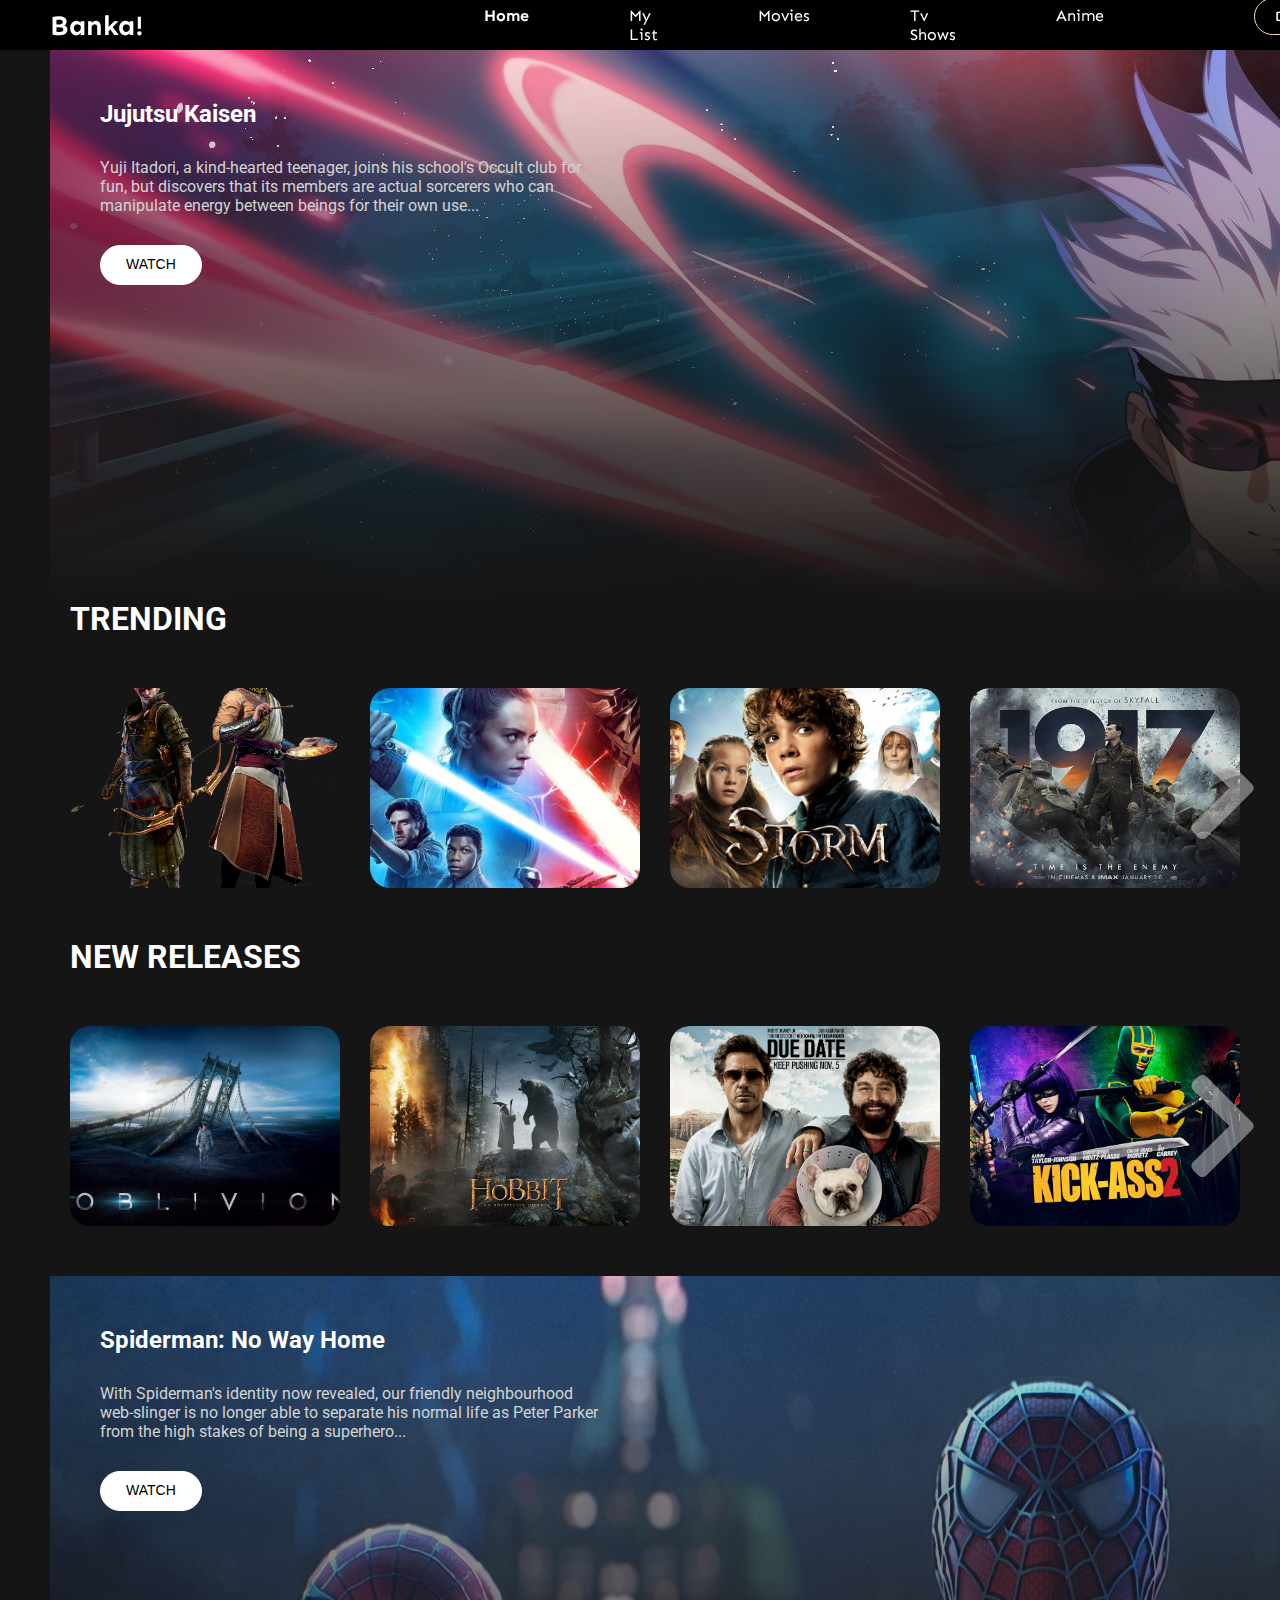
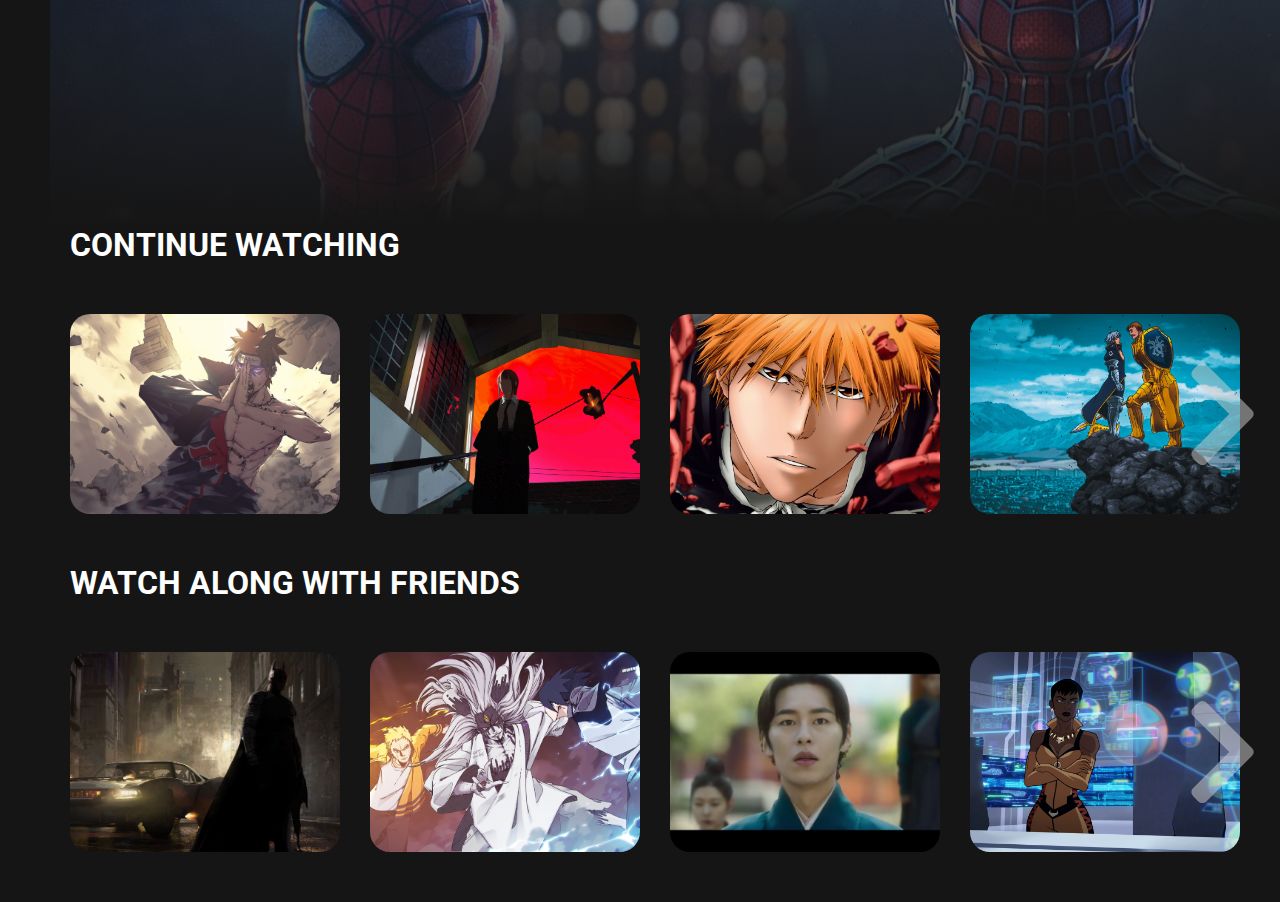
<file: index.html>
<html lang="en">

<head>
    <meta charset="UTF-8">
    <meta http-equiv="X-UA-Compatible" content="IE=edge">
    <meta name="viewport" content="width=device-width, initial-scale=1.0">
    <link rel="stylesheet" href="style.css">
    <link
        href="https://fonts.googleapis.com/css2?family=Roboto:wght@100;300;400;500;700;900&family=Sen:wght@400;700;800&display=swap"
        rel="stylesheet">
    <link rel="stylesheet" href="https://cdnjs.cloudflare.com/ajax/libs/font-awesome/5.15.2/css/all.min.css">
    <title>Banka!.com</title>
</head>

<body>
    <div class="navbar">
        <div class="navbar-container">
            <div class="logo-container">
                <h1 class="logo">Banka!</h1>
            </div>
            <div class="menu-container">
                <ul class="menu-list">
                    <li class="menu-list-item active">Home</li>
                    <li class="menu-list-item">My List</li>
                    <li class="menu-list-item">Movies</li>
                    <li class="menu-list-item">Tv Shows</li>
                    <li class="menu-list-item">Anime</li>
                    <li class="btn"><a href="#">Downloads</a></li>

                </ul>
            </div>
            <div class="profile-container">
                <img class="profile-picture" src="img/profile2.jpg" alt="">
                <div class="profile-text-container">
                    <span class="profile-text">Profile</span>
                    <i class="fas fa-caret-down"></i>
                </div>
                <div class="toggle">
                    <i class="fas fa-moon toggle-icon"></i>
                    <i class="fas fa-sun toggle-icon"></i>
                    <div class="toggle-ball"></div>
                </div>
            </div>
        </div>
    </div>
    <!-- <div class="sidebar">
        <i class="left-menu-icon fas fa-search"></i>
        <i class="left-menu-icon fas fa-home"></i>
        <i class="left-menu-icon fas fa-users"></i>
        <i class="left-menu-icon fas fa-bookmark"></i>
        <i class="left-menu-icon fas fa-tv"></i>
        <i class="left-menu-icon fas fa-hourglass-start"></i>
        <i class="left-menu-icon fas fa-shopping-cart"></i>
    </div> -->
    <div class="container">
        <div class="content-container">
            <div class="featured-content"
                style="background: linear-gradient(to bottom, rgba(0,0,0,0), #151515), url('img/jjk.jpg');">
                <h2>Jujutsu Kaisen</h2>
                <p class="featured-desc">Yuji Itadori, a kind-hearted teenager, joins his school's Occult club for fun, but discovers that its members are actual sorcerers who can manipulate energy between beings for their own use...</p>
                <button class="featured-button">WATCH</button>
            </div>
            <div class="movie-list-container">
                <h1 class="movie-list-title">TRENDING</h1>
                <div class="movie-list-wrapper">
                    <div class="movie-list">
                        <div class="movie-list-item">
                            <img class="movie-list-item-img" src="img/kisspng-the-witcher-2-assassins-of-kings-the-witcher-3-w-elf-5acefd520bac78.7841324715235147060478.png" alt="">
                            <span class="movie-list-item-title"><a href="./Streaming Platform/index.html">Altair's Chronicles</a></span>
                            <!-- <p class="movie-list-item-desc">Lorem ipsum dolor sit amet consectetur adipisicing elit. At
                                hic fugit similique accusantium.</p> -->
                            <button class="movie-list-item-button">Watch</button>
                        </div>
                        <div class="movie-list-item">
                            <img class="movie-list-item-img" src="img/2.jpeg" alt="">
                            <span class="movie-list-item-title">Star Wars</span>
                            <!-- <p class="movie-list-item-desc">Lorem ipsum dolor sit amet consectetur adipisicing elit. At
                                hic fugit similique accusantium.</p> -->
                            <button class="movie-list-item-button">Watch</button>
                        </div>
                        <div class="movie-list-item">
                            <img class="movie-list-item-img" src="img/3.jpg" alt="">
                            <span class="movie-list-item-title">Storm</span>
                            <!-- <p class="movie-list-item-desc">Lorem ipsum dolor sit amet consectetur adipisicing elit. At
                                hic fugit similique accusantium.</p> -->
                            <button class="movie-list-item-button">Watch</button>
                        </div>
                        <div class="movie-list-item">
                            <img class="movie-list-item-img" src="img/4.jpg" alt="">
                            <span class="movie-list-item-title">1917</span>
                            <!-- <p class="movie-list-item-desc">Lorem ipsum dolor sit amet consectetur adipisicing elit. At
                                hic fugit similique accusantium.</p> -->
                            <button class="movie-list-item-button">Watch</button>
                        </div>
                        <div class="movie-list-item">
                            <img class="movie-list-item-img" src="img/5.jpg" alt="">
                            <span class="movie-list-item-title">Avengers</span>
                            <!-- <p class="movie-list-item-desc">Lorem ipsum dolor sit amet consectetur adipisicing elit. At
                                hic fugit similique accusantium.</p> -->
                            <button class="movie-list-item-button">Watch</button>
                        </div>
                        <div class="movie-list-item">
                            <img class="movie-list-item-img" src="img/6.jpg" alt="">
                            <span class="movie-list-item-title">Rampage</span>
                            <!-- <p class="movie-list-item-desc">Lorem ipsum dolor sit amet consectetur adipisicing elit. At
                                hic fugit similique accusantium.</p> -->
                            <button class="movie-list-item-button">Watch</button>
                        </div>
                        <div class="movie-list-item">
                            <img class="movie-list-item-img" src="img/7.jpg" alt="">
                            <span class="movie-list-item-title">Ender's game</span>
                            <!-- <p class="movie-list-item-desc">Lorem ipsum dolor sit amet consectetur adipisicing elit. At
                                hic fugit similique accusantium.</p> -->
                            <button class="movie-list-item-button">Watch</button>
                        </div>
                    </div>
                    <i class="fas fa-chevron-right arrow"></i>
                </div>
            </div>
            <div class="movie-list-container">
                <h1 class="movie-list-title">NEW RELEASES</h1>
                <div class="movie-list-wrapper">
                    <div class="movie-list">
                        <div class="movie-list-item">
                            <img class="movie-list-item-img" src="img/8.jpg" alt="">
                            <span class="movie-list-item-title">Oblivion</span>
                            <!-- <p class="movie-list-item-desc">Lorem ipsum dolor sit amet consectetur adipisicing elit. At
                                hic fugit similique accusantium.</p> -->
                            <button class="movie-list-item-button">Watch</button>
                        </div>
                        <div class="movie-list-item">
                            <img class="movie-list-item-img" src="img/9.jpg" alt="">
                            <span class="movie-list-item-title">Hobbit</span>
                            <!-- <p class="movie-list-item-desc">Lorem ipsum dolor sit amet consectetur adipisicing elit. At
                                hic fugit similique accusantium.</p> -->
                            <button class="movie-list-item-button">Watch</button>
                        </div>
                        <div class="movie-list-item">
                            <img class="movie-list-item-img" src="img/10.jpg" alt="">
                            <span class="movie-list-item-title">Due date</span>
                            <!-- <p class="movie-list-item-desc">Lorem ipsum dolor sit amet consectetur adipisicing elit. At
                                hic fugit similique accusantium.</p> -->
                            <button class="movie-list-item-button">Watch</button>
                        </div>
                        <div class="movie-list-item">
                            <img class="movie-list-item-img" src="img/11.jpg" alt="">
                            <span class="movie-list-item-title">Kick-Ass 2</span>
                            <!-- <p class="movie-list-item-desc">Lorem ipsum dolor sit amet consectetur adipisicing elit. At
                                hic fugit similique accusantium.</p> -->
                            <button class="movie-list-item-button">Watch</button>
                        </div>
                        <div class="movie-list-item">
                            <img class="movie-list-item-img" src="img/12.jpg" alt="">
                            <span class="movie-list-item-title">The Emoji Movie</span>
                            <!-- <p class="movie-list-item-desc">Lorem ipsum dolor sit amet consectetur adipisicing elit. At
                                hic fugit similique accusantium.</p> -->
                            <button class="movie-list-item-button">Watch</button>
                        </div>
                        <div class="movie-list-item">
                            <img class="movie-list-item-img" src="img/doctorstrange.jpg" alt="">
                            <span class="movie-list-item-title">Doctor Strange</span>
                            <!-- <p class="movie-list-item-desc">Lorem ipsum dolor sit amet consectetur adipisicing elit. At
                                hic fugit similique accusantium.</p> -->
                            <button class="movie-list-item-button">Watch</button>
                        </div>
                        <div class="movie-list-item">
                            <img class="movie-list-item-img" src="img/wonderwoman.jpg" alt="">
                            <span class="movie-list-item-title">Wonder-Woman</span>
                            <!-- <p class="movie-list-item-desc">Lorem ipsum dolor sit amet consectetur adipisicing elit. At
                                hic fugit similique accusantium.</p> -->
                            <button class="movie-list-item-button">Watch</button>
                        </div>
                    </div>
                    <i class="fas fa-chevron-right arrow"></i>
                </div>
            </div>
            <div class="featured-content"
                style="background: linear-gradient(to bottom, rgba(0,0,0,0), #151515), url('img/nwh.jpg');">
                <h2>Spiderman: No Way Home</h2>
                <p class="featured-desc">With Spiderman's identity now revealed, our friendly neighbourhood web-slinger is no longer able to separate his normal life as Peter Parker from the high stakes of being a superhero...</p>
                <button class="featured-button">WATCH</button>
            </div>
            <div class="movie-list-container">
                <h1 class="movie-list-title">CONTINUE WATCHING</h1>
                <div class="movie-list-wrapper">
                    <div class="movie-list">
                        <div class="movie-list-item">
                            <img class="movie-list-item-img" src="img/naruto.jpg" alt="">
                            <span class="movie-list-item-title">Naruto Shippuden</span>
                            <!-- <p class="movie-list-item-desc">Lorem ipsum dolor sit amet consectetur adipisicing elit. At
                                hic fugit similique accusantium.</p> -->
                            <button class="movie-list-item-button">Watch</button>
                        </div>
                        <div class="movie-list-item">
                            <img class="movie-list-item-img" src="img/csm.jpg" alt="">
                            <span class="movie-list-item-title">Chainsaw man</span>
                            <!-- <p class="movie-list-item-desc">Lorem ipsum dolor sit amet consectetur adipisicing elit. At
                                hic fugit similique accusantium.</p> -->
                            <button class="movie-list-item-button">Watch</button>
                        </div>
                        <div class="movie-list-item">
                            <img class="movie-list-item-img" src="img/bleach.jpg" alt="">
                            <span class="movie-list-item-title">Bleach</span>
                            <!-- <p class="movie-list-item-desc">Lorem ipsum dolor sit amet consectetur adipisicing elit. At
                                hic fugit similique accusantium.</p> -->
                            <button class="movie-list-item-button">Watch</button>
                        </div>
                        <div class="movie-list-item">
                            <img class="movie-list-item-img" src="img/sds.jpg" alt="">
                            <span class="movie-list-item-title">Seven Deadly Sins</span>
                            <!-- <p class="movie-list-item-desc">Lorem ipsum dolor sit amet consectetur adipisicing elit. At
                                hic fugit similique accusantium.</p> -->
                            <button class="movie-list-item-button">Watch</button>
                        </div>
                        
                    </div>
                    <i class="fas fa-chevron-right arrow"></i>
                </div>
            </div>
            <div class="movie-list-container">
                <h1 class="movie-list-title">WATCH ALONG WITH FRIENDS</h1>
                <div class="movie-list-wrapper">
                    <div class="movie-list">
                        <div class="movie-list-item">
                            <img class="movie-list-item-img" src="img/bat.jpg" alt="">
                            <span class="movie-list-item-title">The Batman</span>
                            <!-- <p class="movie-list-item-desc">Lorem ipsum dolor sit amet consectetur adipisicing elit. At
                                hic fugit similique accusantium.</p> -->
                            <button class="movie-list-item-button">Watch</button>
                        </div>
                        <div class="movie-list-item">
                            <img class="movie-list-item-img" src="img/boruto.jpg" alt="">
                            <span class="movie-list-item-title">Boruto</span>
                            <!-- <p class="movie-list-item-desc">Lorem ipsum dolor sit amet consectetur adipisicing elit. At
                                hic fugit similique accusantium.</p> -->
                            <button class="movie-list-item-button">Watch</button>
                        </div>
                        <div class="movie-list-item">
                            <img class="movie-list-item-img" src="img/alchemy.png" alt="">
                            <span class="movie-list-item-title">Alchemy of Souls</span>
                            <!-- <p class="movie-list-item-desc">Lorem ipsum dolor sit amet consectetur adipisicing elit. At
                                hic fugit similique accusantium.</p> -->
                            <button class="movie-list-item-button">Watch</button>
                        </div>
                        <div class="movie-list-item">
                            <img class="movie-list-item-img" src="img/Jl.png" alt="">
                            <span class="movie-list-item-title">Green Lantern: Beware my Power</span>
                            <!-- <p class="movie-list-item-desc">Lorem ipsum dolor sit amet consectetur adipisicing elit. At
                                hic fugit similique accusantium.</p> -->
                            <button class="movie-list-item-button">Watch</button>
                        </div>
                        <div class="movie-list-item">
                            <img class="movie-list-item-img" src="img/doompatrol.png" alt="">
                            <span class="movie-list-item-title">Doom Patrol</span>
                            <!-- <p class="movie-list-item-desc">Lorem ipsum dolor sit amet consectetur adipisicing elit. At
                                hic fugit similique accusantium.</p> -->
                            <button class="movie-list-item-button">Watch</button>
                        </div>
                        
                    </div>
                    <i class="fas fa-chevron-right arrow"></i>
                </div>
            </div>
        </div>
    </div>
    <script src="app.js"></script>
</body>

</html>
</file>
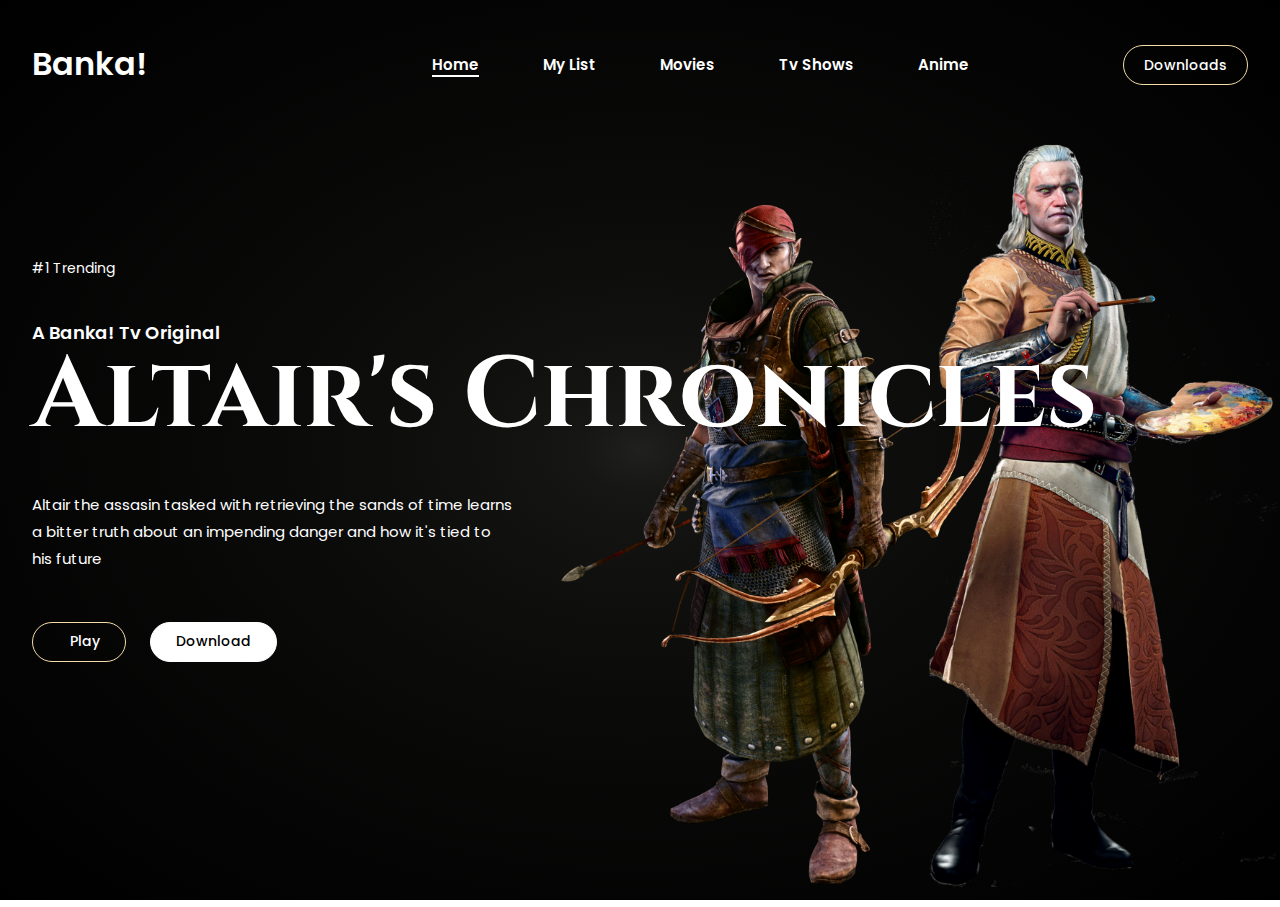
<file: Streaming Platform/index.html>
<!DOCTYPE html>
<html lang="en">
<head>
    <meta charset="UTF-8">
    <meta http-equiv="X-UA-Compatible" content="IE=edge">
    <meta name="viewport" content="width=device-width, initial-scale=1.0">
    <title>Banka! Network</title>
    <link rel="stylesheet" href="style.css">
    <link rel="preconnect" href="https://fonts.googleapis.com">
    <link rel="preconnect" href="https://fonts.gstatic.com" crossorigin>
    <link href="https://fonts.googleapis.com/css2?family=Permanent+Marker&family=Poppins:wght@100;200;300;400;500;600;700;900&display=swap" rel="stylesheet">
    <link rel="preconnect" href="https://fonts.googleapis.com">
    <link rel="preconnect" href="https://fonts.gstatic.com" crossorigin>
    <link href="https://fonts.googleapis.com/css2?family=Cinzel&display=swap" rel="stylesheet">
    <link rel="stylesheet" href="https://cdnjs.cloudflare.com/ajax/libs/font-awesome/6.1.2/css/all.min.css" integrity="sha512-1sCRPdkRXhBV2PBLUdRb4tMg1w2YPf37qatUFeS7zlBy7jJI8Lf4VHwWfZZfpXtYSLy85pkm9GaYVYMfw5BC1A==" crossorigin="anonymous" referrerpolicy="no-referrer" />

</head>
<body>
    <section class="hero">
        <div class="main-width">
            <header>
                <div class="logo">
                    <h2><a href="#">Banka!</a></h2>
                </div>

                <nav>
                    <ul>
                        <li class="active"><a href="#">Home</a></li>
                        <li><a href="index2.html">My List</a></li>
                        <li><a href="#">Movies</a></li>
                        <li><a href="#">Tv Shows</a></li>
                        <li><a href="#">Anime</a></li>
                        <li class="btn"><a href="#">Downloads</a></li>
                    </ul>
                </nav>
            </header>
            <div class="content">
                <div class="main-text">
                 <h6>#1 Trending</h6>
                 <h3>A Banka! Tv Original </h3>
                 <h1>Altair's Chronicles</h1>
                 <p>Altair the assasin tasked with retrieving the sands of time learns a bitter truth about an impending danger and how it's tied to his future</p>
                 <a href="#" class="cta"><i class="fa-solid fa-play"></i> Play</a>
                 <a href="#">Download</a>
                </div>

                <div class="image">
                    <img src="images/kisspng-the-witcher-2-assassins-of-kings-the-witcher-3-w-elf-5acefd520bac78.7841324715235147060478.png" alt="">
                </div>
            </div>
        </div>
    </section>
</body>
</html>
</file>
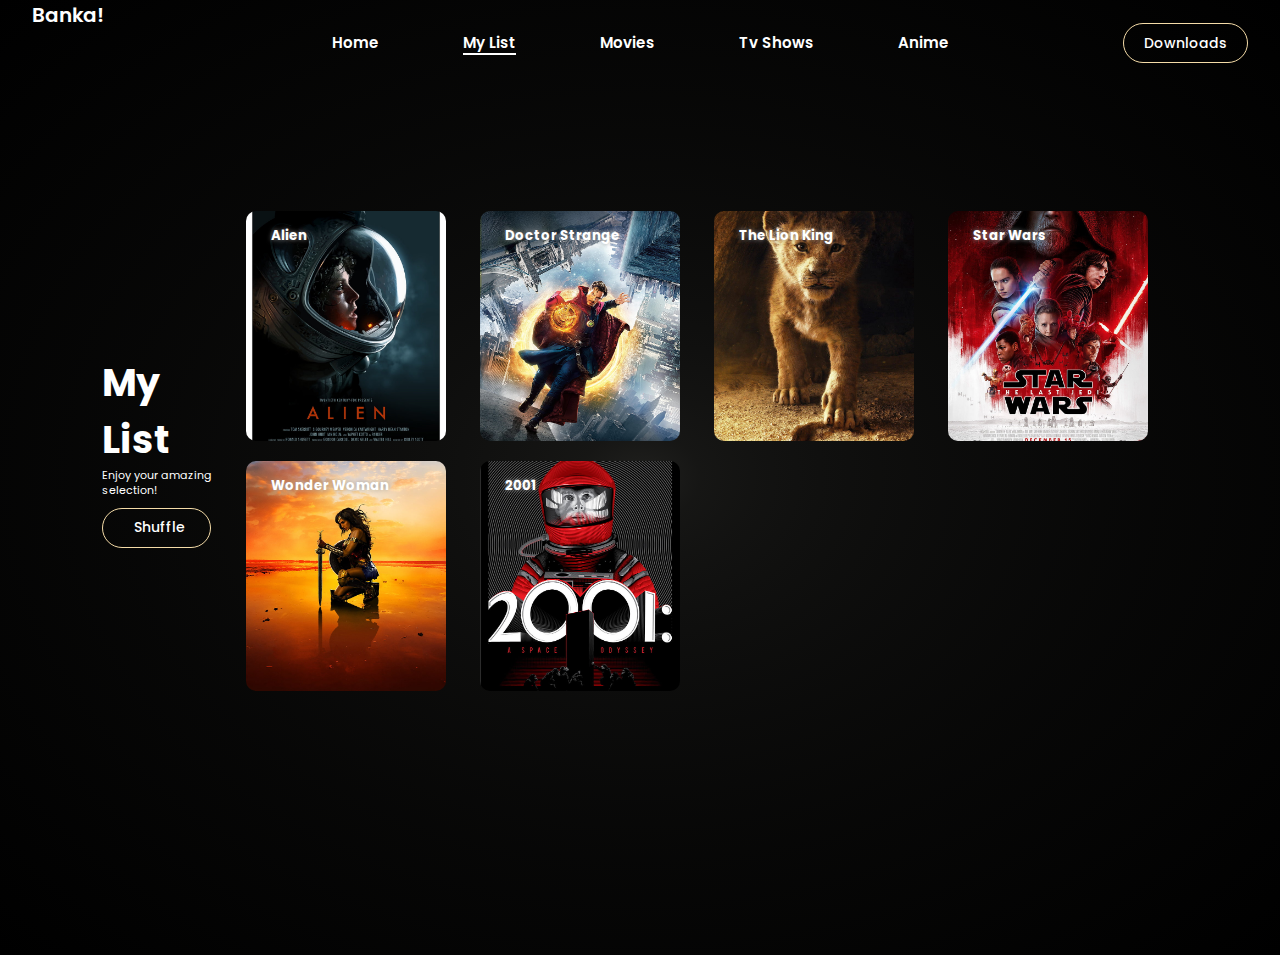
<file: Streaming Platform/index2.html>
<!DOCTYPE html>
<html lang="en">
<head>
    <meta charset="UTF-8">
    <meta http-equiv="X-UA-Compatible" content="IE=edge">
    <meta name="viewport" content="width=device-width, initial-scale=1.0">
    <title>My List</title>
    <link rel="stylesheet" href="style2.css">
    <link rel="stylesheet" href="style.css">
    <link rel="preconnect" href="https://fonts.googleapis.com">
    <link rel="preconnect" href="https://fonts.gstatic.com" crossorigin>
    <link href="https://fonts.googleapis.com/css2?family=Permanent+Marker&family=Poppins:wght@100;200;300;400;500;600;700;900&display=swap" rel="stylesheet">
    <link rel="preconnect" href="https://fonts.googleapis.com">
    <link rel="preconnect" href="https://fonts.gstatic.com" crossorigin>
    <link href="https://fonts.googleapis.com/css2?family=Cinzel&display=swap" rel="stylesheet">
    <link rel="stylesheet" href="https://cdnjs.cloudflare.com/ajax/libs/font-awesome/6.1.2/css/all.min.css" integrity="sha512-1sCRPdkRXhBV2PBLUdRb4tMg1w2YPf37qatUFeS7zlBy7jJI8Lf4VHwWfZZfpXtYSLy85pkm9GaYVYMfw5BC1A==" crossorigin="anonymous" referrerpolicy="no-referrer" />

</head>
<body>
    <section>
        <div class="main-width">
            <header>
                <div class="logo">
                    <h2><a href="#">Banka!</a></h2>
                </div>
                <nav>
                    <ul>
                        <li><a href="#">Home</a></li>
                        <li class="active"><a href="#">My List</a></li>
                        <li><a href="#">Movies</a></li>
                        <li><a href="#">Tv Shows</a></li>
                        <li><a href="#">Anime</a></li>
                        <li class="btn"><a href="#">Downloads</a></li>
                    </ul>
               </nav>
            </header>   
        </div>
        <div class="container">
            <div class="row">
                <div class="col">
                    <h3>My List</h3>
                    <p>Enjoy your amazing selection!</p>
                    <a href="#" class="cta"><i class="fa-solid fa-shuffle"></i> Shuffle</i></a>
                </div>
                <div class="col">
                    <div class="card card1">
                        <h5>Alien</h5>
                    </div>
                    <div class="card card2">
                        <h5>Doctor Strange</h5>
                    </div>
                    <div class="card card3">
                        <h5>The Lion King</h5>
                    </div>
                    <div class="card card4">
                        <h5>Star Wars</h5>
                    </div>
                    <div class="card card5">
                        <h5>Wonder Woman</h5>
                    </div>
                    <div class="card card6">
                        <h5>2001</h5>
                    </div>
                </div>
            </div>
        </div>
    </body>
</section>
</html>
</file>
<file: style.css>
* {
  margin: 0;
}

body {
  font-family: "Roboto", sans-serif;
}

.navbar {
  width: 100%;
  height: 50px;
  background-color: black;
  position: sticky;
  top: 0;
}

.navbar-container {
  display: flex;
  align-items: center;
  padding: 0 50px;
  height: 100%;
  color: white;
  font-family: "Sen", sans-serif;
}

.logo-container {
  flex: 1;
}

.logo {
  font-size: 28px;
  color: #fff;
}

.menu-container {
  flex: 6;
}

.menu-list {
  display: flex;
  list-style: none;
  margin-left: 200px;
}

.menu-list-item {
  margin-left: 100px;
}

.menu-list-item.active {
  font-weight: bold;
}
.profile-container {
  flex: 2;
  display: flex;
  align-items: center;
  justify-content: flex-end;
}

.profile-text-container {
  margin: 0 20px;
}

.profile-picture {
  width: 32px;
  height: 32px;
  border-radius: 50%;
  object-fit: cover;
}

.toggle {
  width: 40px;
  height: 20px;
  background-color: white;
  border-radius: 30px;
  display: flex;
  align-items: center;
  justify-content: space-around;
  position: relative;
}

.toggle-icon {
  color: goldenrod;
}

.toggle-ball {
  width: 18px;
  height: 18px;
  background-color: black;
  position: absolute;
  right: 1px;
  border-radius: 50%;
  cursor: pointer;
  transition: 1s ease all;
}

/* .sidebar {
  width: 50px;
  height: 100%;
  background-color: black;
  position: fixed;
  top: 0;
  display: flex;
  flex-direction: column;
  align-items: center;
  padding-top: 60px;
} */

/* .left-menu-icon {
  color: white;
  font-size: 20px;
  margin-bottom: 40px;
} */

.container {
  background-color: #151515;
  min-height: calc(100vh - 50px);
  color: white;
}

.content-container {
  margin-left: 50px;
}

.featured-content {
  height: 50vh;
  padding: 50px;
}

.featured-title {
  width: 200px;
}

.featured-desc {
  width: 500px;
  color: lightgray;
  margin: 30px 0;
}

.featured-button{
    display: inline-block;
    text-decoration: none;
    color: black;
    background: white;
    border: 1px solid white;
    padding: 9px 25px;
    line-height: 1.4;
    border-radius: 30px;
    font-size: 14px;
    font-weight: 500;
}
.featured-button:hover{
    transform: scale(1.2);
    border: 1px solid #f5dca8;
    background: transparent;
    color: white;
    transition: .4s;
}

.movie-list-container {
  padding: 0 20px;
}

.movie-list-wrapper {
  position: relative;
  overflow: hidden;
}

.movie-list {
  display: flex;
  align-items: center;
  height: 300px;
  transform: translateX(0);
  transition: all 1s ease-in-out;
}

.movie-list-item {
  margin-right: 30px;
  position: relative;
}

.movie-list-item:hover .movie-list-item-img {
  transform: scale(1.2);
  margin: 0 30px;
  opacity: 0.5;
}

.movie-list-item:hover .movie-list-item-title,
.movie-list-item:hover .movie-list-item-desc,
.movie-list-item:hover .movie-list-item-button {
  opacity: 1;
}

.movie-list-item-img {
  transition: all 1s ease-in-out;
  width: 270px;
  height: 200px;
  object-fit: cover;
  border-radius: 20px;
}

.movie-list-item-title {
  background-color: #333;
  background: transparent;
  padding: 0 10px;
  font-size: 32px;
  font-weight: bold;
  position: absolute;
  top: 10%;
  left: 50px;
  opacity: 0;
  transition: 1s all ease-in-out;
}
.movie-list-item-title a{
  text-decoration: none;
  color: #fff;
}

.movie-list-item-desc {
  background-color: #333;
  padding: 10px;
  font-size: 14px;
  position: absolute;
  top: 30%;
  left: 50px;
  width: 230px;
  opacity: 0;
  transition: 1s all ease-in-out;
}

.movie-list-item-button {
  padding: 10px;
  background-color: #4dbf00;
  color: white;
  border-radius: 10px;
  outline: none;
  border: none;
  cursor: pointer;
  position: absolute;
  bottom: 20px;
  left: 50px;
  opacity: 0;
  transition: 1s all ease-in-out;
}

.arrow {
  font-size: 120px;
  position: absolute;
  top: 90px;
  right: 0;
  color: lightgray;
  opacity: 0.5;
  cursor: pointer;
}

.container.active {
  background-color: white;
}

.movie-list-title.active {
  color: black;
}

.navbar-container.active {
  background-color: white;

  color: black;
}

.sidebar.active{
    background-color: white;
}

.left-menu-icon.active{
    color: black;
}

.toggle.active{
    background-color: black;
}

.toggle-ball.active{
    background-color: white;
    transform: translateX(-20px);
}

@media only screen and (max-width: 940px){
    .menu-container{
        display: none;
    }
}
ul li.btn a{
  background: transparent;
  color: white;
  border: 1px solid #f5dca8;
  padding: 9px 20px;
  border-radius: 30px;
  line-height: 1.4;
  font-size: 14px;
  font-weight: 500;
  margin-left: 150px;
  text-decoration: none;
}
ul li.btn:hover a{
  border: 1px solid white;
  color: black;
  background: white;
  transition: .4s;
}
</file>
<file: Streaming Platform/style.css>
*{
    padding: 0;
    margin: 0;
    box-sizing: border-box;
    font-family: 'Poppins', sans-serif;
}
body{
    overflow-x: hidden;
}
.main-width{
    width: 1400px;
    max-width: 95%;
    margin: 0 auto;
}
.hero{
    height: 100%;
    width: 100%;
    min-height: 100vh;
    background: radial-gradient(#20201e,20%, #000000);
    position: relative;
}
.hero header .logo h2 a{
    display: block;
    font-size: 32px;
    font-weight: 600;
    text-decoration: none;
    color: white;
}
.hero header{
    display: flex;
    align-items: center;
    justify-content: space-between;
    padding: 40px 0 30px;
}
nav ul li{
    list-style: none;
    display: inline-block;
}
nav ul li a{
    text-decoration: none;
    color: white;
    margin-left: 60px;
    font-size: 15px;
    font-weight: 600;
    border-bottom: 2px solid transparent;
    transition: .4s;
}
nav ul li:not(:last-child) a:hover,
nav ul li:not(:last-child) a:focus{
    border-bottom: 2px solid white;
}
nav ul li.active a{
    border-bottom: 2px solid white;
}
nav ul li.btn a{
    background: transparent;
    color: white;
    border: 1px solid #f5dca8;
    padding: 9px 20px;
    border-radius: 30px;
    line-height: 1.4;
    font-size: 14px;
    font-weight: 500;
    margin-left: 150px;
}
nav ul li.btn:hover a{
    border: 1px solid white;
    color: black;
    background: white;
    transition: .4s;
}
.content{
    padding-top: 140px;
}
.content .main-text{
    position: relative;
    z-index: 2;
    margin-bottom: 50px;
}
.content .main-text h6{
    font-size: 14px;
    font-weight: 400;
    color: white;
    margin-bottom: 40px;
}
.content .main-text h1{
    font-size: 100px;
    line-height: 1;
    color: white;
    margin: 0px 0px 45px;
    font-family: 'Cinzel', serif;
}
.content .main-text h3{
    font-size: 18px;
    font-weight: 600;
    color: #fff;
}
.content .main-text p{
    max-width: 100%;
    width: 480px;
    color: white;
    line-height: 1.8;
    font-size: 15px;
    margin-bottom: 50px;
}
.content .main-text a{
    display: inline-block;
    text-decoration: none;
    color: black;
    background: white;
    border: 1px solid white;
    padding: 9px 25px;
    line-height: 1.4;
    border-radius: 30px;
    font-size: 14px;
    font-weight: 500;
}
.content .main-text a:hover{
    transform: scale(1.2);
    border: 1px solid #f5dca8;
    background: transparent;
    color: white;
    transition: .4s;
}
.content .main-text a.cta{
    border: 1px solid #f5dca8;
    color: white;
    background: transparent;
    margin-right: 20px;
}
.content .main-text a.cta i{
    margin-left: 12px;
}
.content .main-text a.cta:hover{
    color: black;
    background: white;
    border: 1px solid white;
    transition: .4s;
}
.image{
    position: absolute;
    width: 200%;
    height: 85%;
    bottom: 0;
    right: 0;
    text-align: right;
}
.image img{
    height: 100%;
}
</file>
<file: Streaming Platform/style2.css>
*{
    margin: 0;
    padding: 0;
    box-sizing: border-box;
    font-family: 'Poppins', sans-serif
}
section{
    background-position: center;
    background-size: cover;
    background: radial-gradient(#20201e,20%, #000000);
}
.container{
    width: 100%;
    height: 100vh;
    
    padding-left: 8%;
    padding-right: 8%;
    box-sizing: border-box;
}
.main-width{
    width: 1400px;
    max-width: 95%;
    margin: 0 auto;
    margin-bottom: 20px;
}
.hero{
    height: 100%;
    width: 100%;
    min-height: 100vh;
    background: radial-gradient(#20201e,20%, #000000);
    position: relative;
}
.logo h2 a{
    display: block;
    font-size: 20px;
    font-weight: 600;
    text-decoration: none;
    color: white;
    margin-right: 20px;
}
.hero header{
    display: flex;
    align-items: center;
    justify-content: space-between;
    padding: 40px 0 30px;
}

.navbar{
    height: 12%;
    display: flex;
    align-items: center;
}
.menu-icon{
    width: 30px;
    cursor: pointer;
    margin-left: 40px;
}
nav{
    flex: 1;
    text-align: right;
}
nav ul li{
    list-style: none;
    display: inline-block;
    margin-left: 20px;
}
nav ul li a{
    text-decoration: none;
    color: #fff;
    font-size: 13px;
}
.row{
    display: flex;
    height: 88%;
    align-items: center;
}
.col{
    flex-flow: 50%;
}
h3{
    color: #fff;
    font-size: 38px;
}
p{
    color: #fff;
    font-size: 11px;
    line-height: 15px;
}
/* button{
    width: 180px;
    color: #000;
    font-size: 12px;
    padding: 12px 0;
    background: #fff;
    border: 0;
    border-radius: 20px;
    outline: none;
    margin-top: 30px;
} */
.card{
    width: 200px;
    height: 230px;
    display: inline-block;
    border-radius: 10px;
    padding: 15px 25px;
    box-sizing: border-box;
    cursor: pointer;
    margin: 10px 15px;
    background-position: center;
    background-size: cover;
    transition: transform 0.5s;
}
.card1{
    background-image: url(images/alien.jpg);
}
.card2{
    background-image: url(images/doctorstrange.jpg);
}
.card3{
    background-image: url(images/lionking.jpg);
}
.card4{
    background-image: url(images/starwars.jpg);
}
.card5{
    background-image: url(images/wonderwoman.jpg);
}
.card6{
    background-image: url(images/2001.jpg);
}
.card:hover{
    transform: translateY(-10px);
}
h5{
   color: #fff;
   text-shadow: 0 0 5px #999; 
}
.card p{
    text-shadow: 0 0 15px #000;
    font-size: 8px;
}
.container .row .col a.cta{
    border: 1px solid #f5dca8;
    color: white;
    background: transparent;
    margin-right: 20px;
    margin-top: 10px;
    text-decoration: none;
}
.container .row .col a.cta i{
    margin-left: 6px;
    
}
.container .row .col a.cta:hover{
    color: black;
    background: white;
    border: 1px solid white;
    transition: .4s;
}
.container .row .col a{
    display: inline-block;
    text-decoration: none;
    color: black;
    background: white;
    border: 1px solid white;
    padding: 9px 25px;
    line-height: 1.4;
    border-radius: 30px;
    font-size: 14px;
    font-weight: 500;
}
.container .row .col a:hover{
    transform: scale(1.2);
    border: 1px solid #f5dca8;
    background: transparent;
    color: white;
    transition: .4s;
}
</file>
